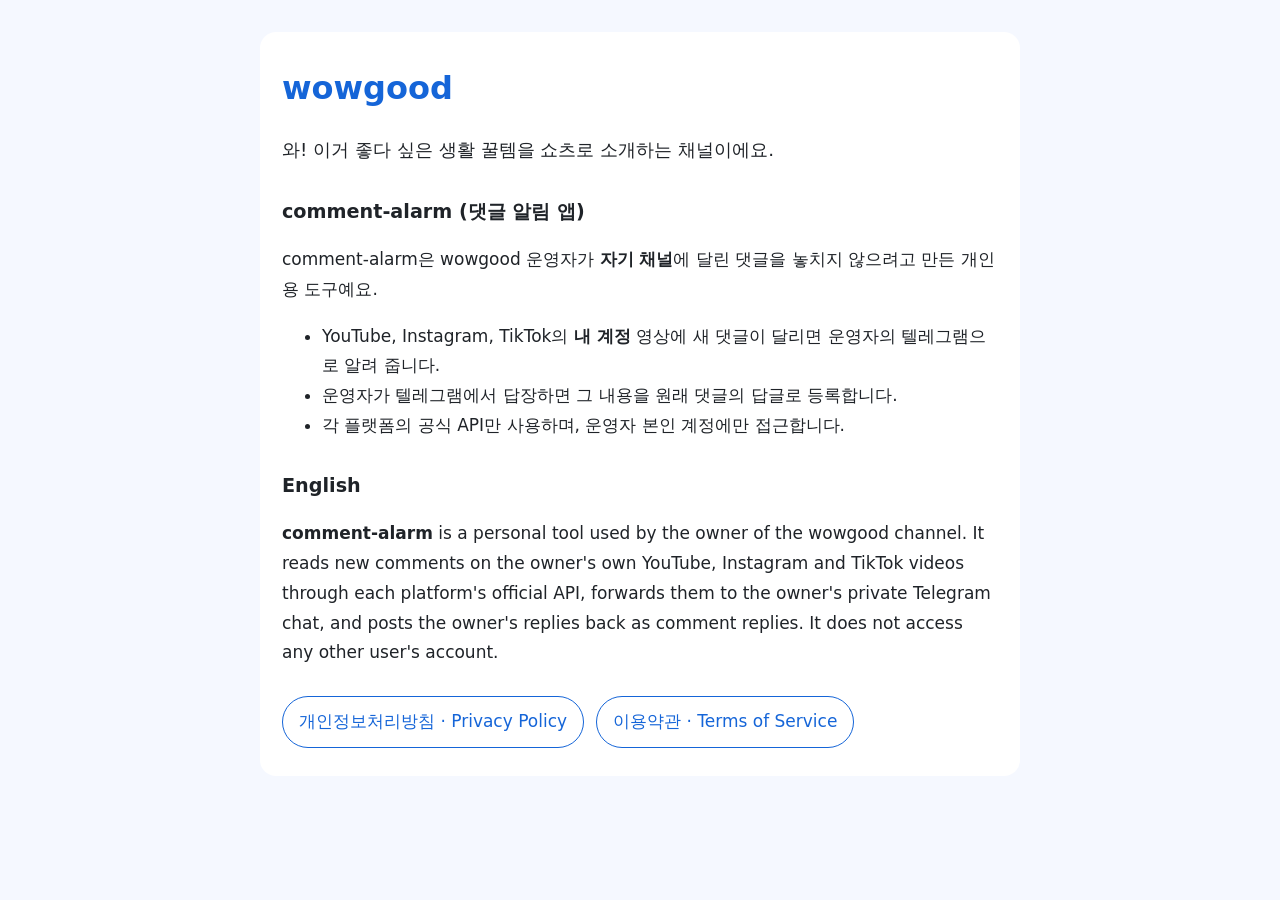
<file: index.html>
<!-- wowgood 채널과 댓글 알림 앱(comment-alarm)을 소개하는 홈페이지 첫 화면 -->
<!doctype html>
<html lang="ko">
<head>
<meta charset="utf-8">
<meta name="viewport" content="width=device-width, initial-scale=1">
<title>wowgood · comment-alarm</title>
<link rel="stylesheet" href="style.css">
</head>
<body>
<main>
  <h1>wowgood</h1>
  <p class="lead">와! 이거 좋다 싶은 생활 꿀템을 쇼츠로 소개하는 채널이에요.</p>

  <h2>comment-alarm (댓글 알림 앱)</h2>
  <p>comment-alarm은 wowgood 운영자가 <b>자기 채널</b>에 달린 댓글을 놓치지 않으려고 만든 개인용 도구예요.</p>
  <ul>
    <li>YouTube, Instagram, TikTok의 <b>내 계정</b> 영상에 새 댓글이 달리면 운영자의 텔레그램으로 알려 줍니다.</li>
    <li>운영자가 텔레그램에서 답장하면 그 내용을 원래 댓글의 답글로 등록합니다.</li>
    <li>각 플랫폼의 공식 API만 사용하며, 운영자 본인 계정에만 접근합니다.</li>
  </ul>

  <h2>English</h2>
  <p><b>comment-alarm</b> is a personal tool used by the owner of the wowgood channel. It reads new comments on the owner's own YouTube, Instagram and TikTok videos through each platform's official API, forwards them to the owner's private Telegram chat, and posts the owner's replies back as comment replies. It does not access any other user's account.</p>

  <nav>
    <a href="privacy.html">개인정보처리방침 · Privacy Policy</a>
    <a href="terms.html">이용약관 · Terms of Service</a>
  </nav>
</main>
</body>
</html>
</file>
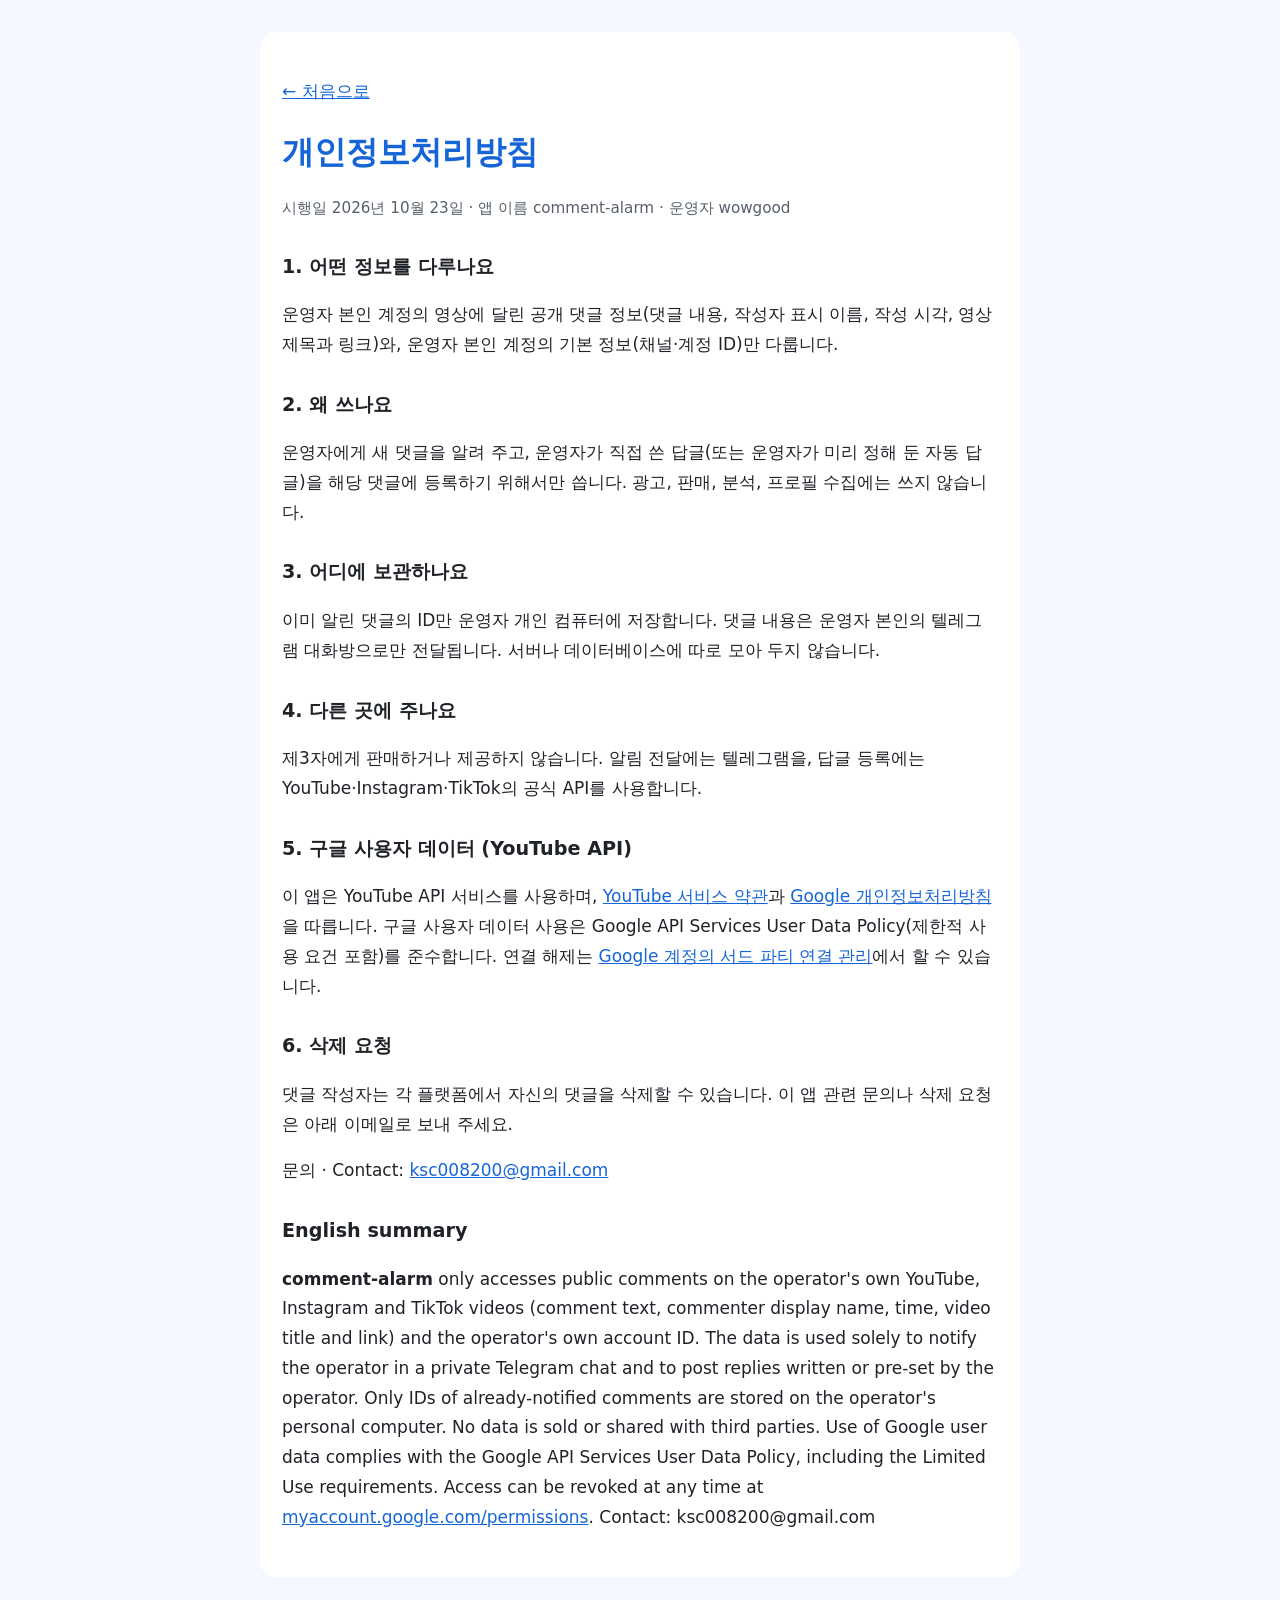
<file: privacy.html>
<!-- comment-alarm 앱의 개인정보처리방침 (구글·Meta·틱톡 앱 등록용) -->
<!doctype html>
<html lang="ko">
<head>
<meta charset="utf-8">
<meta name="viewport" content="width=device-width, initial-scale=1">
<title>개인정보처리방침 · Privacy Policy</title>
<link rel="stylesheet" href="style.css">
</head>
<body>
<main>
  <p><a href="index.html">← 처음으로</a></p>
  <h1>개인정보처리방침</h1>
  <p class="meta">시행일 2026년 10월 23일 · 앱 이름 comment-alarm · 운영자 wowgood</p>

  <h2>1. 어떤 정보를 다루나요</h2>
  <p>운영자 본인 계정의 영상에 달린 공개 댓글 정보(댓글 내용, 작성자 표시 이름, 작성 시각, 영상 제목과 링크)와, 운영자 본인 계정의 기본 정보(채널·계정 ID)만 다룹니다.</p>

  <h2>2. 왜 쓰나요</h2>
  <p>운영자에게 새 댓글을 알려 주고, 운영자가 직접 쓴 답글(또는 운영자가 미리 정해 둔 자동 답글)을 해당 댓글에 등록하기 위해서만 씁니다. 광고, 판매, 분석, 프로필 수집에는 쓰지 않습니다.</p>

  <h2>3. 어디에 보관하나요</h2>
  <p>이미 알린 댓글의 ID만 운영자 개인 컴퓨터에 저장합니다. 댓글 내용은 운영자 본인의 텔레그램 대화방으로만 전달됩니다. 서버나 데이터베이스에 따로 모아 두지 않습니다.</p>

  <h2>4. 다른 곳에 주나요</h2>
  <p>제3자에게 판매하거나 제공하지 않습니다. 알림 전달에는 텔레그램을, 답글 등록에는 YouTube·Instagram·TikTok의 공식 API를 사용합니다.</p>

  <h2>5. 구글 사용자 데이터 (YouTube API)</h2>
  <p>이 앱은 YouTube API 서비스를 사용하며, <a href="https://www.youtube.com/t/terms">YouTube 서비스 약관</a>과 <a href="https://policies.google.com/privacy">Google 개인정보처리방침</a>을 따릅니다. 구글 사용자 데이터 사용은 Google API Services User Data Policy(제한적 사용 요건 포함)를 준수합니다. 연결 해제는 <a href="https://myaccount.google.com/permissions">Google 계정의 서드 파티 연결 관리</a>에서 할 수 있습니다.</p>

  <h2>6. 삭제 요청</h2>
  <p>댓글 작성자는 각 플랫폼에서 자신의 댓글을 삭제할 수 있습니다. 이 앱 관련 문의나 삭제 요청은 아래 이메일로 보내 주세요.</p>
  <p>문의 · Contact: <a href="mailto:ksc008200@gmail.com">ksc008200@gmail.com</a></p>

  <h2>English summary</h2>
  <p><b>comment-alarm</b> only accesses public comments on the operator's own YouTube, Instagram and TikTok videos (comment text, commenter display name, time, video title and link) and the operator's own account ID. The data is used solely to notify the operator in a private Telegram chat and to post replies written or pre-set by the operator. Only IDs of already-notified comments are stored on the operator's personal computer. No data is sold or shared with third parties. Use of Google user data complies with the Google API Services User Data Policy, including the Limited Use requirements. Access can be revoked at any time at <a href="https://myaccount.google.com/permissions">myaccount.google.com/permissions</a>. Contact: ksc008200@gmail.com</p>
</main>
</body>
</html>
</file>
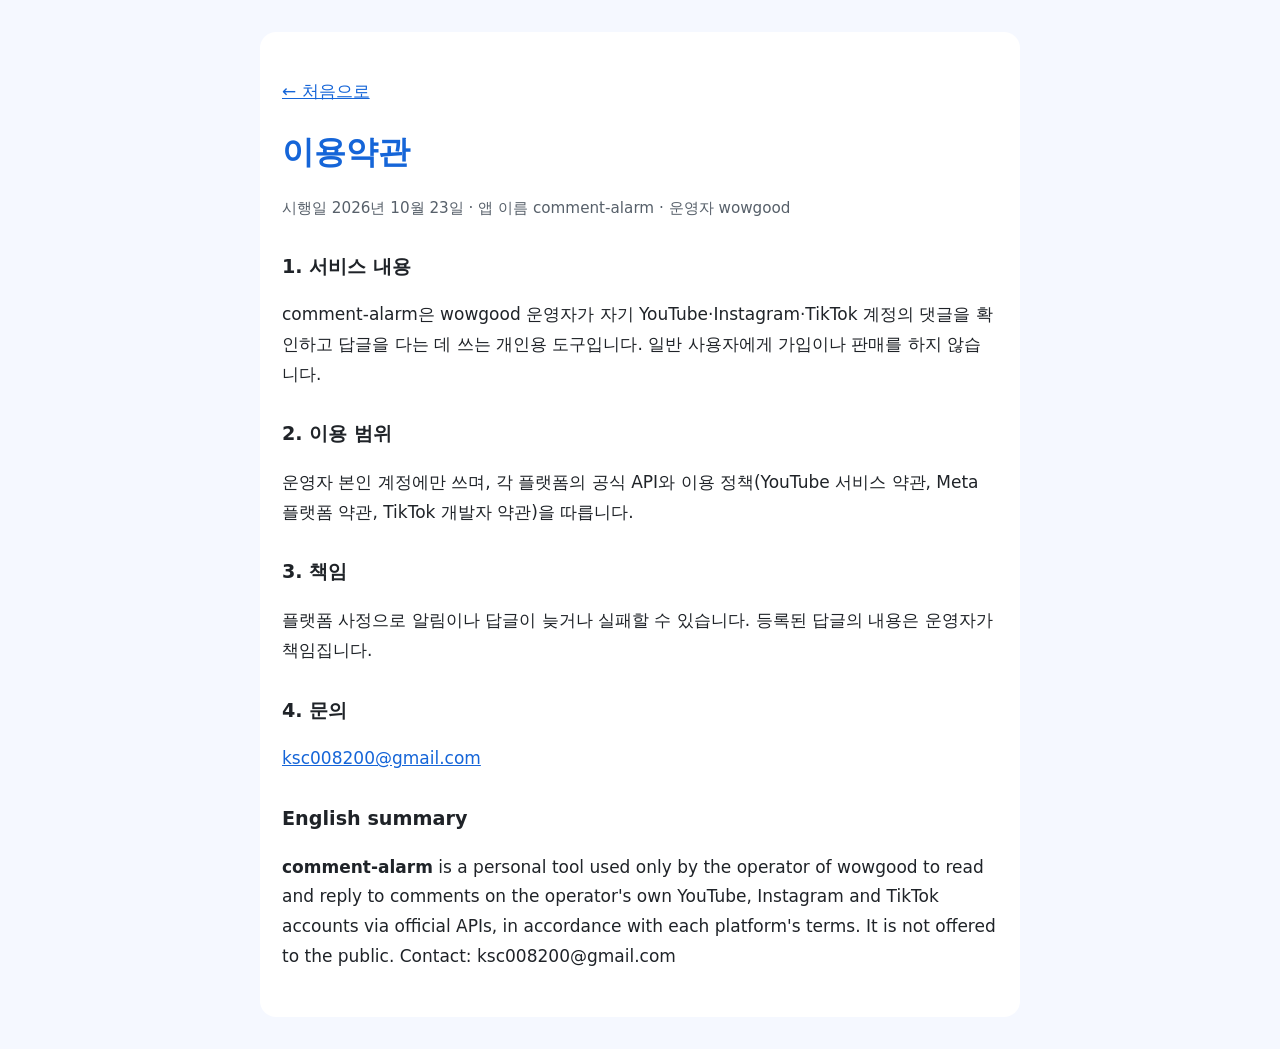
<file: terms.html>
<!-- comment-alarm 앱의 이용약관 (틱톡·Meta 앱 등록 시 요구되는 경우용) -->
<!doctype html>
<html lang="ko">
<head>
<meta charset="utf-8">
<meta name="viewport" content="width=device-width, initial-scale=1">
<title>이용약관 · Terms of Service</title>
<link rel="stylesheet" href="style.css">
</head>
<body>
<main>
  <p><a href="index.html">← 처음으로</a></p>
  <h1>이용약관</h1>
  <p class="meta">시행일 2026년 10월 23일 · 앱 이름 comment-alarm · 운영자 wowgood</p>

  <h2>1. 서비스 내용</h2>
  <p>comment-alarm은 wowgood 운영자가 자기 YouTube·Instagram·TikTok 계정의 댓글을 확인하고 답글을 다는 데 쓰는 개인용 도구입니다. 일반 사용자에게 가입이나 판매를 하지 않습니다.</p>

  <h2>2. 이용 범위</h2>
  <p>운영자 본인 계정에만 쓰며, 각 플랫폼의 공식 API와 이용 정책(YouTube 서비스 약관, Meta 플랫폼 약관, TikTok 개발자 약관)을 따릅니다.</p>

  <h2>3. 책임</h2>
  <p>플랫폼 사정으로 알림이나 답글이 늦거나 실패할 수 있습니다. 등록된 답글의 내용은 운영자가 책임집니다.</p>

  <h2>4. 문의</h2>
  <p><a href="mailto:ksc008200@gmail.com">ksc008200@gmail.com</a></p>

  <h2>English summary</h2>
  <p><b>comment-alarm</b> is a personal tool used only by the operator of wowgood to read and reply to comments on the operator's own YouTube, Instagram and TikTok accounts via official APIs, in accordance with each platform's terms. It is not offered to the public. Contact: ksc008200@gmail.com</p>
</main>
</body>
</html>
</file>
<file: style.css>
/* wowgood 홈페이지 공통 스타일 (로고 색에 맞춘 파란 계열) */
:root { --ink: #1f2328; --sub: #57606a; --blue: #1565d8; --bg: #f5f8ff; --card: #ffffff; }
@media (prefers-color-scheme: dark) {
  :root { --ink: #e6edf3; --sub: #9da7b3; --blue: #6ea8ff; --bg: #0d1424; --card: #151e33; }
}
* { box-sizing: border-box; }
body { margin: 0; background: var(--bg); color: var(--ink);
       font: 17px/1.75 "Malgun Gothic", "Apple SD Gothic Neo", system-ui, sans-serif; }
main { max-width: 760px; margin: 32px auto; padding: 28px 22px; background: var(--card); border-radius: 16px; }
h1 { color: var(--blue); margin: 0 0 8px; font-size: 2rem; }
h2 { margin-top: 28px; font-size: 1.2rem; }
.lead { font-size: 1.15rem; }
.meta { color: var(--sub); font-size: .95rem; }
a { color: var(--blue); }
nav { display: flex; flex-wrap: wrap; gap: 12px; margin-top: 28px; }
nav a { padding: 10px 16px; border: 1px solid var(--blue); border-radius: 999px; text-decoration: none; }
</file>
